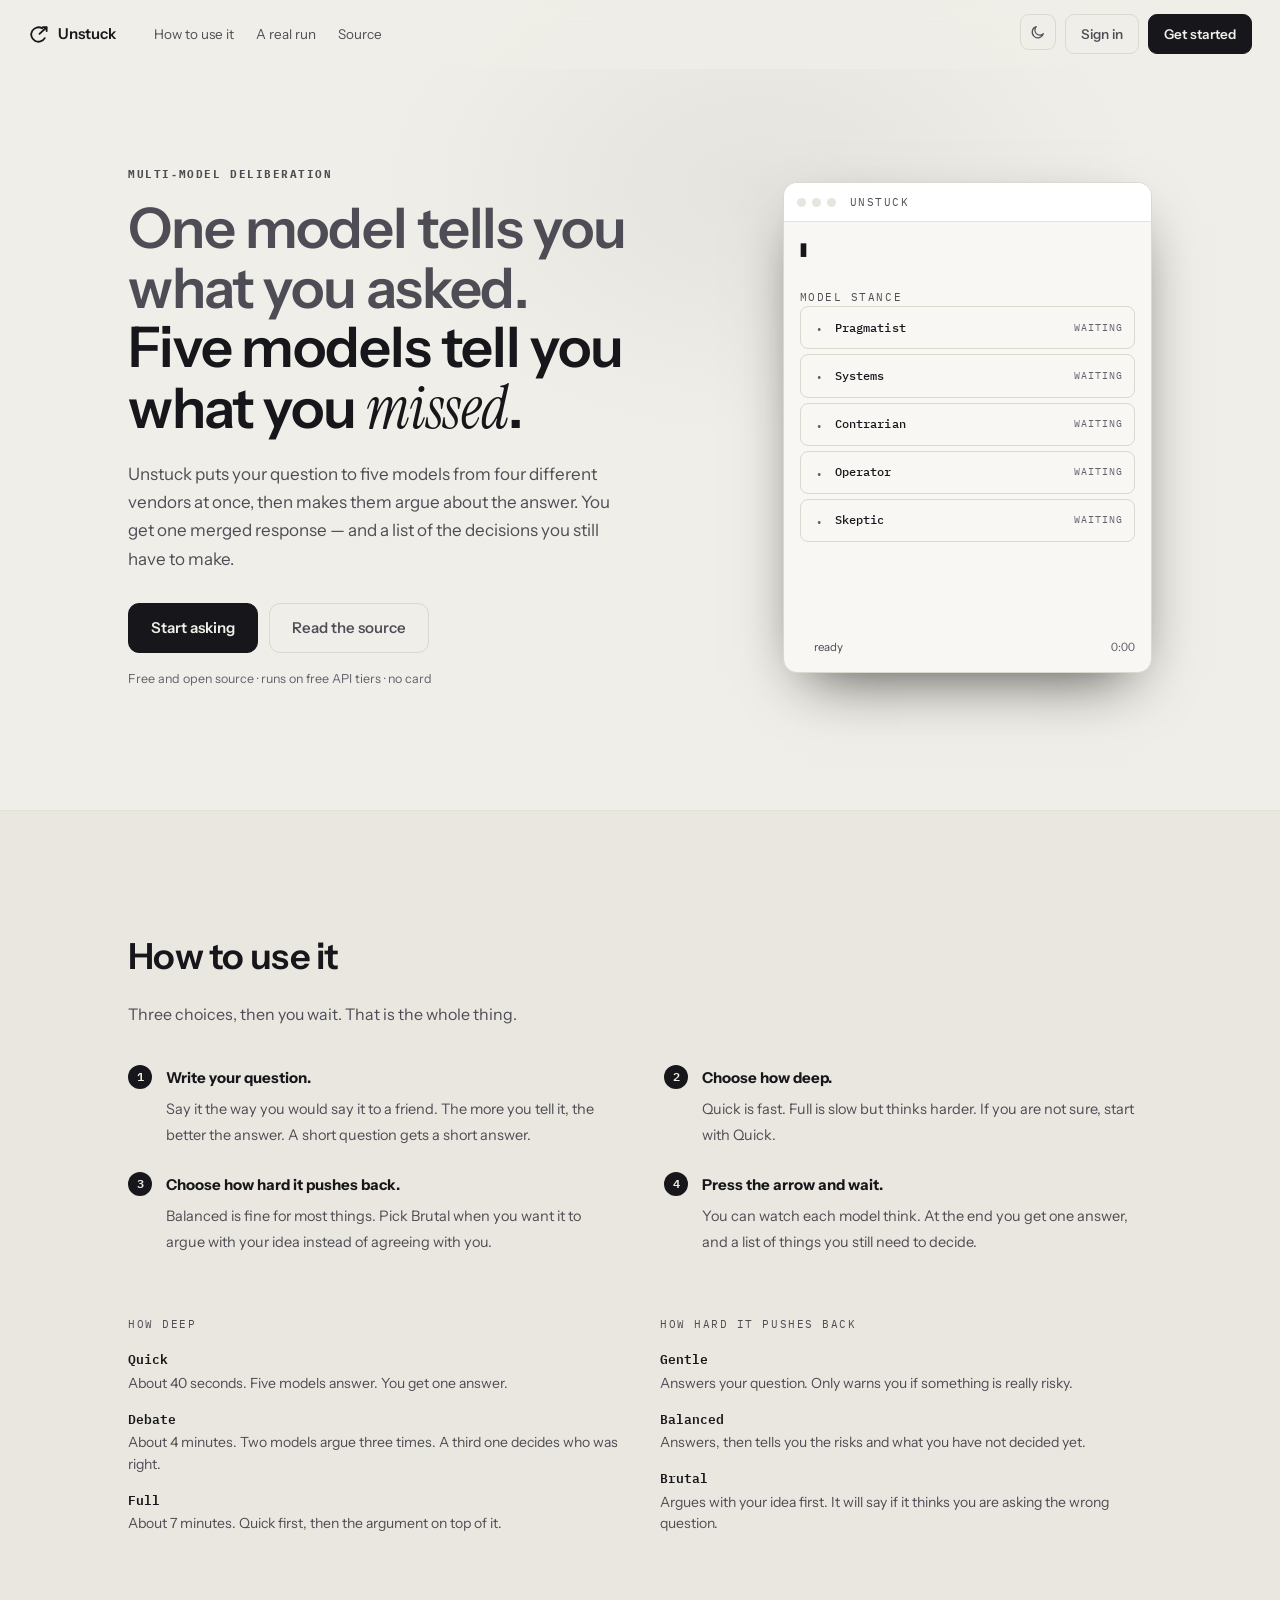
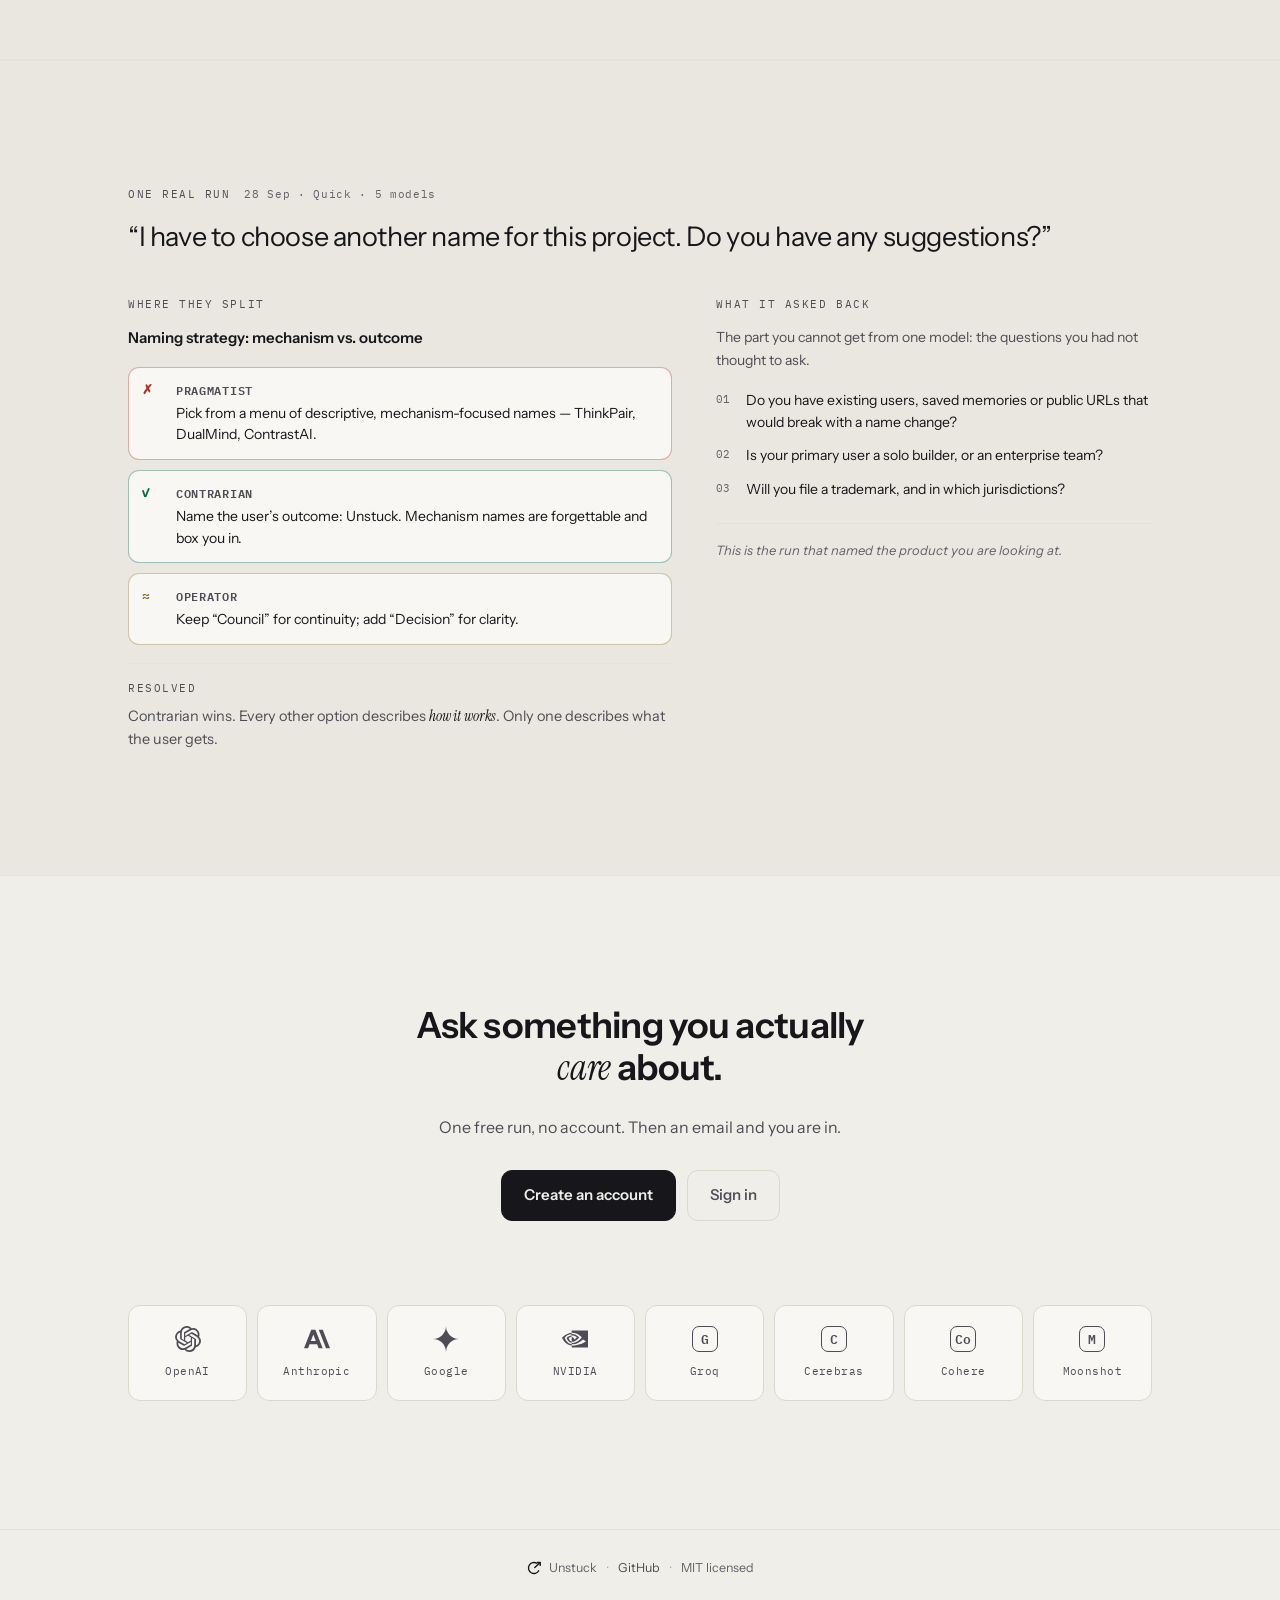
<file: static/landing.html>
<!doctype html>
<html lang="en" data-theme="dark">
<head>
<meta charset="utf-8">
<meta name="viewport" content="width=device-width, initial-scale=1, viewport-fit=cover">
<meta name="theme-color" content="#0C0C0D">
<title>Unstuck — five models answer, then argue about it</title>
<meta name="description" content="Most AI gives you one answer. Unstuck runs five models from different vendors against the same question, then makes them debate it — and ends by naming the decisions you still have to make.">
<meta property="og:title" content="Unstuck">
<meta property="og:description" content="Five models answer. Then they argue. You get the questions you didn't know to ask.">
<meta property="og:type" content="website">
<link rel="preconnect" href="https://fonts.googleapis.com">
<link rel="preconnect" href="https://fonts.gstatic.com" crossorigin>
<link href="https://fonts.googleapis.com/css2?family=IBM+Plex+Mono:wght@400;500;600&family=Instrument+Sans:wght@400;500;600;700&family=Instrument+Serif:ital@0;1&display=swap" rel="stylesheet">
<link rel="stylesheet" href="/static/landing.css">
<link rel="icon" href="/static/logo.svg">
<script>
  // Runs before first paint. Reading the stored theme after the stylesheet has
  // applied would show one frame of the wrong colour on every load, which is
  // the single most noticeable flaw a theme switcher can have.
  (function () {
    try {
      var saved = localStorage.getItem("unstuck-theme");
      var wants = saved || (matchMedia("(prefers-color-scheme: light)").matches ? "light" : "dark");
      document.documentElement.setAttribute("data-theme", wants);
    } catch (e) { /* private mode: the dark default in the markup stands */ }
  })();
</script>
</head>
<body>

<header class="nav" id="nav">
  <a class="brand" href="/">
    <svg class="brand-mark" viewBox="0 0 32 32" fill="none" aria-hidden="true"><path d="M25.5 21.5 A11 11 0 1 1 21.5 6.5" stroke="currentColor" stroke-width="2.8" stroke-linecap="round"/><path d="M17.5 15 L28 5.4" stroke="currentColor" stroke-width="2.8" stroke-linecap="round"/><path d="M22.6 5 L28.4 5 L28.4 10.8" stroke="currentColor" stroke-width="2.8" stroke-linecap="round" stroke-linejoin="round"/></svg>
    <span>Unstuck</span>
  </a>
  <nav class="nav-links">
    <a href="#how">How to use it</a>
    <a href="#run">A real run</a>
    <a href="https://github.com/abu4evere/council" target="_blank" rel="noopener">Source</a>
  </nav>
  <div class="nav-cta">
    <button id="theme-toggle" class="theme-btn" type="button"
            aria-label="Switch between light and dark">
      <svg class="t-sun" viewBox="0 0 24 24" fill="none" stroke="currentColor" stroke-width="1.8" stroke-linecap="round" aria-hidden="true">
        <circle cx="12" cy="12" r="4"/><path d="M12 2v2M12 20v2M2 12h2M20 12h2M4.9 4.9l1.4 1.4M17.7 17.7l1.4 1.4M19.1 4.9l-1.4 1.4M6.3 17.7l-1.4 1.4"/>
      </svg>
      <svg class="t-moon" viewBox="0 0 24 24" fill="none" stroke="currentColor" stroke-width="1.8" stroke-linecap="round" stroke-linejoin="round" aria-hidden="true">
        <path d="M20 14.5A8.5 8.5 0 1 1 9.5 4a6.8 6.8 0 0 0 10.5 10.5Z"/>
      </svg>
    </button>
    <a class="btn ghost" href="/app?mode=login">Sign in</a>
    <a class="btn solid" href="/app?mode=signup">Get started</a>
  </div>
</header>

<main>

  <!-- ─────────────────────────── hero ─────────────────────────── -->
  <section class="hero">
    <div class="reveal">
      <p class="eyebrow">Multi&#8209;model deliberation</p>
      <h1>
        <span class="h1-quiet">One model tells you what you asked.</span><br>
        Five models tell you what you <em>missed</em>.
      </h1>
      <p class="lede">
        Unstuck puts your question to five models from four different vendors
        at once, then makes them argue about the answer. You get one merged
        response &mdash; and a list of the decisions you still have to make.
      </p>
      <div class="hero-cta">
        <a class="btn solid lg" href="/app?mode=signup">Start asking</a>
        <a class="btn ghost lg" href="https://github.com/abu4evere/council" target="_blank" rel="noopener">Read the source</a>
      </div>
      <p class="hero-note">Free and open source &middot; runs on free API tiers &middot; no card</p>
    </div>

    <div class="hero-art reveal" style="--d:.12s">
      <div class="term" id="demo">
        <div class="term-bar"><i></i><i></i><i></i><span>unstuck</span></div>
        <div class="term-body">
          <p class="term-q" id="demo-q"></p>
          <div class="rail-label">Model stance</div>
          <div class="term-grid" id="demo-grid">
            <div class="chip" data-seat="0"><b>Pragmatist</b><span class="chip-state">waiting</span></div>
            <div class="chip" data-seat="1"><b>Systems</b><span class="chip-state">waiting</span></div>
            <div class="chip" data-seat="2"><b>Contrarian</b><span class="chip-state">waiting</span></div>
            <div class="chip" data-seat="3"><b>Operator</b><span class="chip-state">waiting</span></div>
            <div class="chip" data-seat="4"><b>Skeptic</b><span class="chip-state">waiting</span></div>
          </div>
          <div class="term-verdict" id="demo-verdict">
            <span class="verdict-label">Decide these</span>
            <span class="verdict-text">Who is this for? Does it need sync? Daily or weekly habits?</span>
          </div>
          <div class="term-line">
            <span class="pulse" id="demo-pulse"></span>
            <span id="demo-stage">ready</span>
            <em id="demo-time">0:00</em>
          </div>
        </div>
      </div>
    </div>
  </section>

  <!-- ─────────────────────── how to use it ─────────────────────── -->
  <section id="how" class="band">
    <div class="wrap reveal">
      <h2>How to use it</h2>
      <p class="how-lede">Three choices, then you wait. That is the whole thing.</p>

      <div class="how-grid">
        <ol class="how-steps">
          <li>
            <b>Write your question.</b>
            <span>Say it the way you would say it to a friend. The more you
              tell it, the better the answer. A short question gets a short
              answer.</span>
          </li>
          <li>
            <b>Choose how deep.</b>
            <span>Quick is fast. Full is slow but thinks harder. If you are
              not sure, start with Quick.</span>
          </li>
          <li>
            <b>Choose how hard it pushes back.</b>
            <span>Balanced is fine for most things. Pick Brutal when you want
              it to argue with your idea instead of agreeing with you.</span>
          </li>
          <li>
            <b>Press the arrow and wait.</b>
            <span>You can watch each model think. At the end you get one
              answer, and a list of things you still need to decide.</span>
          </li>
        </ol>
      </div>

      <div class="how-tables">
        <div class="how-table">
          <span class="rail-label">How deep</span>
          <dl>
            <dt>Quick</dt><dd>About 40 seconds. Five models answer. You get one answer.</dd>
            <dt>Debate</dt><dd>About 4 minutes. Two models argue three times. A third one decides who was right.</dd>
            <dt>Full</dt><dd>About 7 minutes. Quick first, then the argument on top of it.</dd>
          </dl>
        </div>
        <div class="how-table">
          <span class="rail-label">How hard it pushes back</span>
          <dl>
            <dt>Gentle</dt><dd>Answers your question. Only warns you if something is really risky.</dd>
            <dt>Balanced</dt><dd>Answers, then tells you the risks and what you have not decided yet.</dd>
            <dt>Brutal</dt><dd>Argues with your idea first. It will say if it thinks you are asking the wrong question.</dd>
          </dl>
        </div>
      </div>
    </div>
  </section>

  <!-- ───────────────────────── a real run ───────────────────────── -->
  <section id="run" class="band">
    <div class="wrap reveal">
      <div class="run-head">
        <span class="rail-label">One real run</span>
        <span class="run-meta">28 Sep &middot; Quick &middot; 5 models</span>
      </div>
      <p class="run-q">&ldquo;I have to choose another name for this project.
        Do you have any suggestions?&rdquo;</p>

      <div class="run-split">
        <div class="run-col">
          <span class="rail-label">Where they split</span>
          <p class="run-topic">Naming strategy: mechanism vs. outcome</p>

          <ul class="positions">
            <li class="dissent">
              <b>Pragmatist</b>
              <span>Pick from a menu of descriptive, mechanism-focused names
                &mdash; ThinkPair, DualMind, ContrastAI.</span>
            </li>
            <li class="agree">
              <b>Contrarian</b>
              <span>Name the user&rsquo;s outcome: Unstuck. Mechanism names are
                forgettable and box you in.</span>
            </li>
            <li class="neutral">
              <b>Operator</b>
              <span>Keep &ldquo;Council&rdquo; for continuity; add
                &ldquo;Decision&rdquo; for clarity.</span>
            </li>
          </ul>

          <p class="run-verdict">
            <span class="rail-label">Resolved</span>
            Contrarian wins. Every other option describes <em>how it works</em>.
            Only one describes what the user gets.
          </p>
        </div>

        <div class="run-col">
          <span class="rail-label">What it asked back</span>
          <p class="run-sub">The part you cannot get from one model: the
            questions you had not thought to ask.</p>
          <ol class="asked">
            <li>Do you have existing users, saved memories or public URLs that
              would break with a name change?</li>
            <li>Is your primary user a solo builder, or an enterprise team?</li>
            <li>Will you file a trademark, and in which jurisdictions?</li>
          </ol>
          <p class="run-foot">This is the run that named the product you are
            looking at.</p>
        </div>
      </div>
    </div>
  </section>

  <!-- ─────────────────────────── close ─────────────────────────── -->
  <section class="wrap final reveal">
    <h2>Ask something you actually <em>care</em> about.</h2>
    <p class="final-lede">
      One free run, no account. Then an email and you are in.
    </p>
    <div class="hero-cta center-cta">
      <a class="btn solid lg" href="/app?mode=signup">Create an account</a>
      <a class="btn ghost lg" href="/app?mode=login">Sign in</a>
    </div>

    <ul class="vendors">
      <li style="--brand: #6C4FD8"><svg class="v-mark" viewBox="0 0 24 24" aria-hidden="true"><path fill="currentColor" d="M22.2819 9.8211a5.9847 5.9847 0 0 0-.5157-4.9108 6.0462 6.0462 0 0 0-6.5098-2.9A6.0651 6.0651 0 0 0 4.9807 4.1818a5.9847 5.9847 0 0 0-3.9977 2.9 6.0462 6.0462 0 0 0 .7427 7.0966 5.98 5.98 0 0 0 .511 4.9107 6.051 6.051 0 0 0 6.5146 2.9001A5.9847 5.9847 0 0 0 13.2599 24a6.0557 6.0557 0 0 0 5.7718-4.2058 5.9894 5.9894 0 0 0 3.9977-2.9001 6.0557 6.0557 0 0 0-.7475-7.0729zm-9.022 12.6081a4.4755 4.4755 0 0 1-2.8764-1.0408l.1419-.0804 4.7783-2.7582a.7948.7948 0 0 0 .3927-.6813v-6.7369l2.02 1.1686a.071.071 0 0 1 .038.052v5.5826a4.504 4.504 0 0 1-4.4945 4.4944zm-9.6607-4.1254a4.4708 4.4708 0 0 1-.5346-3.0137l.142.0852 4.783 2.7582a.7712.7712 0 0 0 .7806 0l5.8428-3.3685v2.3324a.0804.0804 0 0 1-.0332.0615L9.74 19.9502a4.4992 4.4992 0 0 1-6.1408-1.6464zM2.3408 7.8956a4.485 4.485 0 0 1 2.3655-1.9728V11.6a.7664.7664 0 0 0 .3879.6765l5.8144 3.3543-2.0201 1.1685a.0757.0757 0 0 1-.071 0l-4.8303-2.7865A4.504 4.504 0 0 1 2.3408 7.872zm16.5963 3.8558L13.1038 8.364 15.1192 7.2a.0757.0757 0 0 1 .071 0l4.8303 2.7913a4.4944 4.4944 0 0 1-.6765 8.1042v-5.6772a.79.79 0 0 0-.407-.667zm2.0107-3.0231l-.142-.0852-4.7735-2.7818a.7759.7759 0 0 0-.7854 0L9.409 9.2297V6.8974a.0662.0662 0 0 1 .0284-.0615l4.8303-2.7866a4.4992 4.4992 0 0 1 6.6802 4.66zM8.3065 12.863l-2.02-1.1638a.0804.0804 0 0 1-.038-.0567V6.0742a4.4992 4.4992 0 0 1 7.3757-3.4537l-.142.0805L8.704 5.459a.7948.7948 0 0 0-.3927.6813zm1.0976-2.3654l2.602-1.4998 2.6069 1.4998v2.9994l-2.5974 1.4997-2.6067-1.4997Z"/></svg><span class="v-name">OpenAI</span></li>
      <li style="--brand: #D97757"><svg class="v-mark" viewBox="0 0 24 24" aria-hidden="true"><path fill="currentColor" d="M17.3041 3.541h-3.6718l6.696 16.918H24Zm-10.6082 0L0 20.459h3.7442l1.3693-3.5527h7.0052l1.3693 3.5528h3.7442L10.5363 3.5409Zm-.3712 10.2232 2.2914-5.9456 2.2914 5.9456Z"/></svg><span class="v-name">Anthropic</span></li>
      <li style="--brand: #8E75B2"><svg class="v-mark" viewBox="0 0 24 24" aria-hidden="true"><path fill="currentColor" d="M11.04 19.32Q12 21.51 12 24q0-2.49.93-4.68.96-2.19 2.58-3.81t3.81-2.55Q21.51 12 24 12q-2.49 0-4.68-.93a12.3 12.3 0 0 1-3.81-2.58 12.3 12.3 0 0 1-2.58-3.81Q12 2.49 12 0q0 2.49-.96 4.68-.93 2.19-2.55 3.81a12.3 12.3 0 0 1-3.81 2.58Q2.49 12 0 12q2.49 0 4.68.96 2.19.93 3.81 2.55t2.55 3.81"/></svg><span class="v-name">Google</span></li>
      <li style="--brand: #76B900"><svg class="v-mark" viewBox="0 0 24 24" aria-hidden="true"><path fill="currentColor" d="M8.948 8.798v-1.43a6.7 6.7 0 0 1 .424-.018c3.922-.124 6.493 3.374 6.493 3.374s-2.774 3.851-5.75 3.851c-.398 0-.787-.062-1.158-.185v-4.346c1.528.185 1.837.857 2.747 2.385l2.04-1.714s-1.492-1.952-4-1.952a6.016 6.016 0 0 0-.796.035m0-4.735v2.138l.424-.027c5.45-.185 9.01 4.47 9.01 4.47s-4.08 4.964-8.33 4.964c-.37 0-.733-.035-1.095-.097v1.325c.3.035.61.062.91.062 3.957 0 6.82-2.023 9.593-4.408.459.371 2.34 1.263 2.73 1.652-2.633 2.208-8.772 3.984-12.253 3.984-.335 0-.653-.018-.971-.053v1.864H24V4.063zm0 10.326v1.131c-3.657-.654-4.673-4.46-4.673-4.46s1.758-1.944 4.673-2.262v1.237H8.94c-1.528-.186-2.73 1.245-2.73 1.245s.68 2.412 2.739 3.11M2.456 10.9s2.164-3.197 6.5-3.533V6.201C4.153 6.59 0 10.653 0 10.653s2.35 6.802 8.948 7.42v-1.237c-4.84-.6-6.492-5.936-6.492-5.936z"/></svg><span class="v-name">NVIDIA</span></li>
      <li style="--brand: #F43E01"><span class="v-mark v-letter" aria-hidden="true">G</span><span class="v-name">Groq</span></li>
      <li style="--brand: #F15A27"><span class="v-mark v-letter" aria-hidden="true">C</span><span class="v-name">Cerebras</span></li>
      <li style="--brand: #17B07C"><span class="v-mark v-letter" aria-hidden="true">Co</span><span class="v-name">Cohere</span></li>
      <li style="--brand: #D8D8E2"><span class="v-mark v-letter" aria-hidden="true">M</span><span class="v-name">Moonshot</span></li>
    </ul>
  </section>

</main>

<footer class="foot">
  <span class="foot-brand"><svg class="brand-mark" viewBox="0 0 32 32" fill="none" aria-hidden="true"><path d="M25.5 21.5 A11 11 0 1 1 21.5 6.5" stroke="currentColor" stroke-width="2.8" stroke-linecap="round"/><path d="M17.5 15 L28 5.4" stroke="currentColor" stroke-width="2.8" stroke-linecap="round"/><path d="M22.6 5 L28.4 5 L28.4 10.8" stroke="currentColor" stroke-width="2.8" stroke-linecap="round" stroke-linejoin="round"/></svg>Unstuck</span>
  <span class="dot-sep">&middot;</span>
  <a href="https://github.com/abu4evere/council" target="_blank" rel="noopener">GitHub</a>
  <span class="dot-sep">&middot;</span>
  <span>MIT licensed</span>
</footer>

<script src="/static/theme.js"></script>
<script src="/static/landing.js"></script>
<script src="/static/demo.js"></script>
</body>
</html>
</file>
<file: static/landing.css>
/* Unstuck — landing page.
   Dark is the default; [data-theme="light"] swaps the same token names, so no
   rule below is written twice. An inline script in the <head> sets the
   attribute before first paint. */

:root {
  --bg: #0C0C0D;
  --bg-raised: #141416;
  --bg-input: #18181B;
  --band: #101012;
  --border: #242429;
  --border-soft: #1C1C20;
  --text: #EDEDEE;
  --text-dim: #9B9BA5;
  --text-faint: #8A8A95;
  --accent: #EDEDEE;
  --accent-dim: #80808B;
  --btn-bg: #FFFFFF;
  --btn-fg: #0C0C0D;
  --btn-bg-hover: #D8D8DC;
  --chrome: #161618;
  --chrome-2: #1A1A1D;
  --hairline: #35353D;
  --nav-bg: rgba(12, 12, 13, .78);
  --halo: rgba(237, 237, 238, .055);
  --shadow: 0 30px 80px -50px rgba(0, 0, 0, .9);

  /* The only saturated colour in the product. Reserved for model stance. */
  --agree: #5BD6A0;
  --neutral: #E8C55A;
  --dissent: #FF5C5C;
  --agree-edge: rgba(91, 214, 160, .28);
  --neutral-edge: rgba(232, 197, 90, .28);
  --dissent-edge: rgba(255, 92, 92, .30);

  --font-sans: "Instrument Sans", ui-sans-serif, -apple-system, "Segoe UI", system-ui, sans-serif;
  --font-serif: "Instrument Serif", Georgia, "Times New Roman", serif;
  --font-mono: "IBM Plex Mono", ui-monospace, "SF Mono", Menlo, monospace;
  --ease: cubic-bezier(.16, 1, .3, 1);
  --maxw: 1080px;
}

:root[data-theme="light"] {
  /* Warm paper, not white. A #FFF page beside a #0C0C0D one reads as two
     different sites; this reads as the same one with the lights on. */
  --bg: #EFEEE8;
  --bg-raised: #F8F7F3;
  --bg-input: #FFFFFF;
  --band: #E9E7DF;
  --border: #DBD8CE;
  --border-soft: #E5E2D9;
  --text: #17171B;
  --text-dim: #4E4D55;
  --text-faint: #63616A;
  --accent: #17171B;
  --accent-dim: #6F6D75;
  --btn-bg: #17171B;
  --btn-fg: #EFEEE8;
  --btn-bg-hover: #37363D;
  --chrome: #FFFFFF;
  --chrome-2: #F4F2EC;
  --hairline: #C9C6BB;
  --nav-bg: rgba(239, 238, 232, .80);
  --halo: rgba(23, 23, 27, .05);
  --shadow: 0 30px 70px -48px rgba(23, 23, 27, .45);

  /* Darkened until each clears 4.5:1 on paper. The meaning is the token. */
  --agree: #076B48;
  --neutral: #7E6210;
  --dissent: #B03325;
  --agree-edge: rgba(7, 107, 72, .38);
  --neutral-edge: rgba(126, 98, 16, .34);
  --dissent-edge: rgba(176, 51, 37, .38);
}

* { box-sizing: border-box; margin: 0; padding: 0; }

html { scroll-behavior: smooth; }

body {
  background: var(--bg);
  color: var(--text);
  font-family: ui-sans-serif, -apple-system, "Segoe UI", Inter, system-ui, sans-serif;
  font-size: 16px;
  line-height: 1.65;
  -webkit-font-smoothing: antialiased;
}

a { color: inherit; text-decoration: none; }

/* ---------- nav ---------- */
.nav {
  position: sticky; top: 0; z-index: 50;
  display: flex; align-items: center; gap: 28px;
  padding: 14px 28px;
  background: var(--nav-bg);
  backdrop-filter: blur(14px);
  border-bottom: 1px solid transparent;
  transition: border-color .2s ease, background .2s ease;
}
.nav.scrolled { border-bottom-color: var(--border-soft); }
.brand { display: flex; align-items: center; gap: 9px; font-weight: 600; font-size: 15px; }
.brand-mark { width: 21px; height: 21px; flex: none; color: var(--accent); }
.foot-brand { display: inline-flex; align-items: center; gap: 7px; }
.foot-brand .brand-mark { width: 16px; height: 16px; }
.nav-links { display: flex; gap: 22px; margin-left: 10px; }
.nav-links a {
  font-size: 13.5px; color: var(--text-dim);
  transition: color .16s ease;
}
.nav-links a:hover { color: var(--text); }
.nav-cta { margin-left: auto; display: flex; gap: 9px; }

/* ---------- buttons ---------- */
.btn {
  display: inline-flex; align-items: center; justify-content: center;
  font-size: 13.5px; font-weight: 550; padding: 8px 15px;
  border-radius: 9px; border: 1px solid transparent;
  transition: background .16s ease, border-color .16s ease,
              color .16s ease, transform .16s var(--ease);
  white-space: nowrap;
}
.btn.lg { font-size: 15px; padding: 12px 22px; border-radius: 11px; }
.btn.solid { background: var(--btn-bg); color: var(--btn-fg); }
.btn.solid:hover { background: var(--btn-bg-hover); transform: translateY(-1px); }
.btn.ghost { border-color: var(--border); color: var(--text-dim); }
.btn.ghost:hover { color: var(--text); border-color: var(--accent-dim); }
.btn:active { transform: translateY(0); }

/* ---------- layout ---------- */
.wrap { max-width: var(--maxw); margin: 0 auto; padding: 96px 28px; }
.wrap.narrow { max-width: 720px; }
.band { background: var(--band); border-block: 1px solid var(--border-soft); }
.center { text-align: center; }

h1 {
  font-size: clamp(33px, 5.1vw, 56px);
  line-height: 1.06; letter-spacing: -.028em; font-weight: 640;
}
h2 {
  font-size: clamp(25px, 3.4vw, 36px);
  line-height: 1.18; letter-spacing: -.02em; font-weight: 620;
  margin-bottom: 18px;
}
h3 { font-size: 17px; font-weight: 600; letter-spacing: -.01em; }

/* ---------- hero ---------- */
.hero::before {
  content: ""; position: absolute; inset: -20% 0 auto 30%; height: 520px;
  background: radial-gradient(ellipse at center, var(--halo), transparent 62%);
  pointer-events: none; z-index: -1;
}
.hero {
  position: relative;
  max-width: var(--maxw); margin: 0 auto;
  padding: 86px 28px 84px;
  display: grid; grid-template-columns: 1.24fr .76fr; gap: 52px; align-items: center;
}
.eyebrow {
  font-size: 11.5px; text-transform: uppercase; letter-spacing: .13em;
  color: var(--accent); font-weight: 650; margin-bottom: 16px;
}
.lede {
  font-size: 17px; color: var(--text-dim); margin-top: 20px; max-width: 30em;
}
.hero-cta { display: flex; gap: 11px; margin-top: 30px; flex-wrap: wrap; }
.center-cta { justify-content: center; }
.hero-note { font-size: 12.5px; color: var(--text-faint); margin-top: 16px; }

/* terminal-ish product glimpse */
.term {
  background: var(--bg-raised); border: 1px solid var(--border);
  border-radius: 14px; overflow: hidden;
  box-shadow: 0 24px 60px -24px rgba(0,0,0,.75);
}
.term-bar {
  display: flex; align-items: center; gap: 6px;
  padding: 10px 13px; border-bottom: 1px solid var(--border-soft);
  background: var(--chrome);
}
.term-bar i { width: 9px; height: 9px; border-radius: 50%; background: var(--hairline); opacity: .45; }
.term-bar span { margin-left: 8px; font-size: 11.5px; color: var(--text-faint); }
.term-body { padding: 17px 16px 15px; }
.term-q { font-size: 13.5px; color: var(--text); margin-bottom: 14px; line-height: 1.5; }
/* 3 + 2 rather than 4 + 1: an even break reads as a choice, a lone orphan
   reads as a bug. */
.term-grid { display: flex; flex-direction: column; gap: 5px; }
.chip {
  border: 1px solid var(--border-soft); border-radius: 8px;
  padding: 8px 10px; background: var(--chrome);
}
.chip {
  position: relative; overflow: hidden;
  transition: border-color .3s ease, background .3s ease, opacity .3s ease;
}
.chip span { font-size: 10px; color: var(--text-faint); font-variant-numeric: tabular-nums; }

/* A seat that is working: a hairline travels the bottom edge. Grey, because
   a seat that has not answered yet has taken no position to colour. */
.chip.active { background: var(--chrome-2); }
.chip.active::after {
  content: ""; position: absolute; inset: auto auto 0 0; height: 1px; width: 38%;
  background: var(--text-dim);
  animation: sweep 1.15s var(--ease) infinite;
}
@keyframes sweep {
  0%   { transform: translateX(-100%); opacity: .25; }
  50%  { opacity: .9; }
  100% { transform: translateX(360%); opacity: .25; }
}
.chip.done span { color: var(--text-dim); }

/* The verdict: the thing the product is actually for, so it arrives last and
   is the only element that gets a colour treatment. */
.term-verdict {
  margin-top: 13px; padding: 10px 11px; border-radius: 9px;
  background: var(--chrome-2); border: 1px solid var(--border);
  opacity: 0; transform: translateY(6px);
  transition: opacity .5s var(--ease), transform .5s var(--ease);
}
.term-verdict.show { opacity: 1; transform: none; }
.verdict-label {
  display: block; font-size: 9.5px; letter-spacing: .1em; text-transform: uppercase;
  color: var(--accent); font-weight: 700; margin-bottom: 3px;
}
.verdict-text { font-size: 11.5px; color: var(--text-dim); line-height: 1.5; }

.term-q { min-height: 2.6em; }
.term-q::after {
  content: "▋"; color: var(--accent); animation: caret 1s steps(2) infinite;
  margin-left: 1px; font-size: .85em;
}
@keyframes caret { 0%,49% { opacity: 1 } 50%,100% { opacity: 0 } }
.term-line {
  display: flex; align-items: center; gap: 8px; margin-top: 14px;
  font-size: 11.5px; color: var(--text-dim);
}
.term-line em { margin-left: auto; font-style: normal; color: var(--text-faint); font-variant-numeric: tabular-nums; }
.pulse {
  width: 6px; height: 6px; border-radius: 50%; background: var(--accent);
  animation: pulse 1.4s ease-in-out infinite;
}
@keyframes pulse { 0%,100% { opacity: .25 } 50% { opacity: 1 } }

/* ---------- copy blocks ---------- */
.big { font-size: 17.5px; line-height: 1.7; margin-top: 14px; }
.sub { color: var(--text-dim); font-size: 16px; max-width: 40em; margin: 0 auto 40px; }

/* ---------- steps ---------- */
.steps { display: grid; grid-template-columns: repeat(3, 1fr); gap: 20px; margin-top: 44px; }

/* ---------- proof ---------- */
.quoted-q {
  text-align: center; font-size: 16px; color: var(--text-dim);
  margin-bottom: 26px; font-style: italic;
}
blockquote {
  background: var(--bg-raised); border: 1px solid var(--border-soft);
  border-left: 3px solid var(--c, var(--accent));
  border-radius: 12px; padding: 20px 22px;
}
blockquote header { display: flex; align-items: baseline; gap: 9px; margin-bottom: 11px; }
blockquote b { font-size: 14px; }
blockquote span { font-size: 11px; color: var(--text-faint); }
blockquote p { font-size: 14.5px; color: var(--text-dim); line-height: 1.68; }
.note { color: var(--text-faint); font-size: 13.5px; margin-top: 28px; }

/* ---------- modes ---------- */
.modes { display: grid; grid-template-columns: repeat(3, 1fr); gap: 20px; margin-top: 40px; }

/* ---------- final + footer ---------- */
.final { text-align: center; padding-block: 104px; }
.final p { color: var(--text-dim); margin-top: 12px; }
.foot {
  display: flex; align-items: center; justify-content: center; gap: 10px;
  padding: 28px; border-top: 1px solid var(--border-soft);
  font-size: 12.5px; color: var(--text-faint);
}
.foot a { color: var(--text-dim); }
.foot a:hover { color: var(--text); }
.dot-sep { opacity: .5; }

/* ---------- reveal on scroll ---------- */
.reveal { opacity: 0; transform: translateY(14px); }
.reveal.in {
  opacity: 1; transform: none;
  transition: opacity .6s var(--ease) var(--d, 0s), transform .6s var(--ease) var(--d, 0s);
}

/* ---------- responsive ---------- */
@media (max-width: 900px) {
  .hero { grid-template-columns: 1fr; gap: 42px; padding-top: 58px; }
  .nav-links { display: none; }
  .wrap { padding: 68px 20px; }
  .hero { padding-inline: 20px; }
}
@media (max-width: 560px) {
  .nav { padding: 12px 16px; gap: 10px; }
  .final { padding-block: 72px; }
  /* Both actions stay reachable; they just get tighter. */
  .nav-cta { display: flex; gap: 8px; }
  .nav-cta .btn { padding: 9px 13px; font-size: 13px; }
}

/* Someone who asked their system for less motion means it. */
@media (prefers-reduced-motion: reduce) {
  html { scroll-behavior: auto; }
  .reveal { opacity: 1; transform: none; transition: none; }
  .pulse, .chip.active::after, .term-q::after { animation: none; }
  .pulse { opacity: .8; }
  .term-verdict { opacity: 1; transform: none; transition: none; }
  .hero::before { display: none; }
}

/* ======================================================================
   Monochrome system. Colour appears ONLY as model stance.
   ====================================================================== */

body { font-family: var(--font-sans); }

/* Primary action: the brightest thing on the page, not a coloured thing. */
.btn.solid, #auth-submit, .signup-step > button[type="submit"] {
  background: var(--btn-bg); color: var(--btn-fg); border: 1px solid var(--btn-bg);
  font-weight: 600; box-shadow: none;
}
.btn.solid:hover, #auth-submit:hover:not(:disabled),
.signup-step > button[type="submit"]:hover:not(:disabled) {
  background: var(--btn-bg-hover); border-color: var(--btn-bg-hover); transform: none;
}

/* Letterspaced mono for the small labels. Doing the work a colour would
   otherwise do: telling you this text is a different kind of thing. */
.eyebrow, .kicker, .verdict-label, .term-bar span, .chip-state, .rail-label {
  font-family: var(--font-mono);
  font-size: 11px; letter-spacing: .14em; text-transform: uppercase;
  color: var(--text-dim); background: none; -webkit-text-fill-color: currentColor;
}

/* ---- the alignment rail: stance, not decoration ---- */
.chip {
  border: 1px solid var(--border); background: var(--bg-raised);
  border-radius: 8px; padding: 9px 11px;
  display: flex; align-items: center; gap: 8px; justify-content: flex-start;
  transition: border-color .22s ease, background .22s ease, opacity .22s ease;
}
.chip b {
  font-family: var(--font-mono); font-size: 12px; font-weight: 500;
  color: var(--text); letter-spacing: .01em;
}
.chip .chip-state { margin-left: auto; font-size: 10px; letter-spacing: .1em; }

/* The stance glyph is the only coloured mark on the page. */
.chip::before {
  content: "\00B7"; width: 15px; text-align: center; flex: none;
  font-family: var(--font-mono); font-size: 14px; font-weight: 600;
  color: var(--text-faint); transition: color .22s ease;
}
.chip.active { border-color: var(--hairline); }
.chip.active::before { content: "\2026"; color: var(--text-dim); }
.chip.agree::before   { content: "\2713"; color: var(--agree); }
.chip.neutral::before { content: "\2248"; color: var(--neutral); }
.chip.dissent::before { content: "\2717"; color: var(--dissent); }
.chip.agree   { border-color: var(--agree-edge); }
.chip.neutral { border-color: var(--neutral-edge); }
.chip.dissent { border-color: var(--dissent-edge); }

/* ---- motion: three transitions, and that is all ---- */
@media (prefers-reduced-motion: reduce) {
  .chip { transition: none; }
}

/* Hero hierarchy done with weight and value instead of hue. */
/* The payoff line is full strength; only the setup line recedes. */
.hero h1 { color: var(--text); letter-spacing: -.02em; }
.hero h1 .h1-quiet { color: var(--text-dim); }
.brand-mark { width: 21px; height: 21px; flex: none; color: var(--text); }
.foot-brand .brand-mark { width: 16px; height: 16px; }
.brand:hover .brand-mark { transform: rotate(-14deg); }
.brand-mark { transition: transform .35s var(--ease); }
@media (prefers-reduced-motion: reduce) { .brand:hover .brand-mark { transform: none; } }

/* ---- phone ---------------------------------------------------------------
   Belt to the braces on overflow: `clip` rather than `hidden` because hidden
   on html makes it a scroll container and breaks the sticky nav. */
html { overflow-x: clip; }

@media (max-width: 560px) {
  /* Safari zooms the whole page when a focused field is under 16px. */
  input, textarea, select { font-size: 16px; }
  .hero h1 { font-size: clamp(30px, 8.5vw, 40px); }
  .btn.lg { min-height: 46px; }
  .hero-cta .btn { flex: 1 1 auto; justify-content: center; }
}

/* ---- the model strip ---- */
.vendors {
  list-style: none; padding: 0; margin: 26px 0 0;
  display: grid; grid-template-columns: repeat(8, 1fr); gap: 10px;
}
.vendors li {
  display: flex; flex-direction: column; align-items: center; gap: 10px;
  padding: 20px 8px;
  border: 1px solid var(--border); border-radius: 12px;
  background: var(--bg-raised);
  color: var(--text-dim);
  transition: color .22s var(--ease), border-color .22s var(--ease);
}
.vendors li:hover { color: var(--text); border-color: var(--hairline); }
.v-mark { width: 26px; height: 26px; flex: none; display: block; }
.v-letter {
  display: grid; place-items: center;
  font-family: var(--font-mono); font-size: 13px; font-weight: 600;
  border: 1px solid currentColor; border-radius: 7px;
  width: 26px; height: 26px; line-height: 1;
}
.v-name {
  font-family: var(--font-mono); font-size: 11px; letter-spacing: .04em;
  white-space: nowrap;
}

@media (max-width: 900px) { .vendors { grid-template-columns: repeat(4, 1fr); } }
@media (max-width: 560px) {
  .vendors { grid-template-columns: repeat(2, 1fr); gap: 8px; }
  .vendors li { padding: 16px 6px; }
}

/* ---- brand glow ----------------------------------------------------------
   Monochrome until you touch it. :active covers phones, where there is no
   hover and a tap is the only way to ask. */
.vendors li {
  cursor: default;
  transition: color .22s var(--ease), border-color .22s var(--ease),
              box-shadow .22s var(--ease), background .22s var(--ease),
              transform .22s var(--ease);
}
.vendors li:hover,
.vendors li:focus-within,
.vendors li:active {
  color: var(--brand, var(--text));
  border-color: color-mix(in srgb, var(--brand, #fff) 55%, transparent);
  background: color-mix(in srgb, var(--brand, #fff) 7%, var(--bg-raised));
  box-shadow: 0 0 0 1px color-mix(in srgb, var(--brand, #fff) 22%, transparent),
              0 14px 34px -14px var(--brand, #fff);
  transform: translateY(-2px);
}
.vendors li:active { transform: translateY(0) scale(.98); }
.vendors li:hover .v-name,
.vendors li:active .v-name { color: var(--brand, var(--text)); }

@media (prefers-reduced-motion: reduce) {
  .vendors li, .vendors li:hover, .vendors li:active { transform: none; }
}

/* ---- a real run ---------------------------------------------------------
   The one section allowed colour, because the one thing colour means in this
   design is a model taking a position. */
.run-head {
  display: flex; align-items: baseline; gap: 14px; flex-wrap: wrap;
  margin-bottom: 16px;
}
.run-meta {
  font-family: var(--font-mono); font-size: 11px; color: var(--text-faint);
  letter-spacing: .06em;
}
.run-q {
  font-size: clamp(20px, 3vw, 27px); line-height: 1.35; color: var(--text);
  letter-spacing: -.015em; max-width: 24ch; margin-bottom: 34px;
}
.run-split { display: grid; grid-template-columns: 1.25fr 1fr; gap: 44px; }
.run-topic {
  font-size: 15px; font-weight: 600; color: var(--text); margin: 10px 0 16px;
}
.run-sub { font-size: 14px; color: var(--text-dim); margin: 10px 0 18px; max-width: 34ch; }

.positions { list-style: none; padding: 0; margin: 0; display: grid; gap: 10px; }
.positions li {
  display: grid; grid-template-columns: 22px 1fr; gap: 0 12px;
  align-items: start;
  padding: 13px 15px 13px 13px;
  border: 1px solid var(--border); border-radius: 11px;
  background: var(--bg-raised);
}
.positions li::before {
  font-family: var(--font-mono); font-size: 13px; font-weight: 700;
  line-height: 1.45; grid-row: span 2;
}
.positions li.agree::before   { content: "\2713"; color: var(--agree); }
.positions li.neutral::before { content: "\2248"; color: var(--neutral); }
.positions li.dissent::before { content: "\2717"; color: var(--dissent); }
.positions li.agree   { border-color: var(--agree-edge); }
.positions li.neutral { border-color: var(--neutral-edge); }
.positions li.dissent { border-color: var(--dissent-edge); }
.positions b {
  font-family: var(--font-mono); font-size: 11.5px; font-weight: 600;
  letter-spacing: .06em; text-transform: uppercase; color: var(--text-dim);
}
.positions span {
  grid-column: 2; font-size: 14px; line-height: 1.55; color: var(--text);
  margin-top: 3px;
}

.run-verdict {
  margin-top: 18px; padding-top: 16px; border-top: 1px solid var(--border-soft);
  font-size: 14.5px; line-height: 1.6; color: var(--text-dim);
}
.run-verdict .rail-label { display: block; margin-bottom: 7px; }
.run-verdict em { color: var(--text); font-style: italic; }

.asked { list-style: none; counter-reset: q; padding: 0; margin: 0; display: grid; gap: 12px; }
.asked li {
  counter-increment: q; position: relative; padding-left: 30px;
  font-size: 14px; line-height: 1.55; color: var(--text);
}
.asked li::before {
  content: counter(q, decimal-leading-zero);
  position: absolute; left: 0; top: 1px;
  font-family: var(--font-mono); font-size: 11px; color: var(--text-faint);
}
.run-foot {
  margin-top: 22px; padding-top: 16px; border-top: 1px solid var(--border-soft);
  font-size: 13px; color: var(--text-faint); font-style: italic;
}

@media (max-width: 900px) {
  .run-split { grid-template-columns: 1fr; gap: 34px; }
  .run-q { max-width: none; }
}

/* ---- room to breathe ----------------------------------------------------
   Cutting sections without widening the spacing just produces a shorter
   cramped page. These override the values above. */
.wrap { padding: 128px 28px; }
h2 { margin-bottom: 24px; }
.band .wrap { padding-block: 120px; }
.hero { padding-top: 104px; padding-bottom: 116px; }
.final { padding-block: 132px; }

/* Long paragraphs stop running the full width of a 1080px page. */
.band p, #how p, .run-sub { max-width: 62ch; }

@media (max-width: 900px) {
  .wrap { padding: 82px 20px; }
  .band .wrap { padding-block: 78px; }
  .hero { padding-top: 64px; padding-bottom: 72px; }
  .final { padding-block: 86px; }
}

/* The diagram carries this section alone now, so it gets the space the three
   steps used to take rather than sitting tight under the heading. */
#how .arch { margin-top: 44px; }

/* ---- type -------------------------------------------------------------- */
body { font-family: var(--font-sans); }

h1 { letter-spacing: -.025em; font-weight: 600; }

/* The one trick lifted wholesale from interfere.com: an italic serif word
   inside a sans headline. It does more for the page than any decoration. */
h1 em, h2 em, .run-verdict em {
  font-family: var(--font-serif); font-style: italic; font-weight: 400;
  letter-spacing: -.01em;
}
h1 em { font-size: 1.06em; }

/* ---- atmosphere -------------------------------------------------------- */
/* A single soft light above the hero. Flat was the thing all five references
   were not. */
.hero::before {
  content: ""; position: absolute; inset: -22% 0 auto 22%; height: 560px;
  background: radial-gradient(ellipse at center, var(--halo), transparent 64%);
  pointer-events: none; z-index: -1;
}

/* ---- theme toggle ------------------------------------------------------ */
.theme-btn {
  display: grid; place-items: center;
  width: 36px; height: 36px; flex: none;
  background: none; border: 1px solid var(--border); border-radius: 9px;
  color: var(--text-dim); cursor: pointer;
  transition: color .2s var(--ease), border-color .2s var(--ease);
}
.theme-btn:hover { color: var(--text); border-color: var(--hairline); }
.theme-btn svg { width: 16px; height: 16px; }
/* Show the icon for what the click will GIVE you, not what you have. */
.t-moon { display: none; }
.t-sun { display: block; }
:root[data-theme="light"] .t-sun { display: none; }
:root[data-theme="light"] .t-moon { display: block; }

/* ---- close ------------------------------------------------------------- */
.final { text-align: center; }
.final h2 { max-width: 20ch; margin-inline: auto; }
.final-lede { color: var(--text-dim); font-size: 16px; margin-bottom: 30px; }
.center-cta { justify-content: center; }
.final .vendors { margin-top: 84px; }

/* ---- the page is three sections now; give them room -------------------- */
.wrap { padding: 132px 28px; }
.band .wrap { padding-block: 124px; }
.hero { padding-top: 96px; padding-bottom: 120px; }
.final { padding-block: 128px; }

@media (max-width: 900px) {
  .wrap { padding: 82px 20px; }
  .band .wrap { padding-block: 78px; }
  .hero { padding-top: 60px; padding-bottom: 72px; }
  .final { padding-block: 84px; }
  .final .vendors { margin-top: 56px; }
}

/* ---- the theme wipe -----------------------------------------------------
   The browser's default for a view transition is a cross-fade between the two
   snapshots. That fights the circle, so both layers are held still and the
   new one is simply revealed through the expanding clip-path. */
::view-transition-old(root),
::view-transition-new(root) { animation: none; mix-blend-mode: normal; }
::view-transition-old(root) { z-index: 1; }
::view-transition-new(root) { z-index: 2; }

@media (prefers-reduced-motion: reduce) {
  ::view-transition-group(*),
  ::view-transition-old(*),
  ::view-transition-new(*) { animation: none !important; }
}

:root[data-switching] *,
:root[data-switching] *::before,
:root[data-switching] *::after { transition: none !important; }

/* ---- how to use it ------------------------------------------------------ */
.how-lede { color: var(--text-dim); font-size: 16px; margin-bottom: 38px; }
.how-grid { display: block; }

.how-steps {
  list-style: none; counter-reset: s; padding: 0; margin: 0;
  display: grid; grid-template-columns: 1fr 1fr; gap: 26px 48px;
}
.how-steps li { counter-increment: s; position: relative; padding-left: 38px; }
.how-steps li::before {
  content: counter(s);
  position: absolute; left: 0; top: -1px;
  width: 24px; height: 24px; border-radius: 50%;
  display: grid; place-items: center;
  background: var(--text); color: var(--bg);
  font-family: var(--font-mono); font-size: 12px; font-weight: 600;
}
.how-steps b { display: block; font-size: 15px; margin-bottom: 4px; color: var(--text); }
.how-steps span { font-size: 14.5px; line-height: 1.6; color: var(--text-dim); }

.how-tables { display: grid; grid-template-columns: 1fr 1fr; gap: 40px; margin-top: 54px; }
.how-table dl { margin: 14px 0 0; }
.how-table dt {
  font-family: var(--font-mono); font-size: 12.5px; font-weight: 600;
  color: var(--text); margin-top: 14px;
}
.how-table dt:first-of-type { margin-top: 0; }
.how-table dd {
  margin: 3px 0 0; font-size: 14px; line-height: 1.55; color: var(--text-dim);
}

@media (max-width: 900px) {
  .how-steps, .how-tables { grid-template-columns: 1fr; gap: 26px; }
  .how-tables { margin-top: 40px; }
}
</file>
